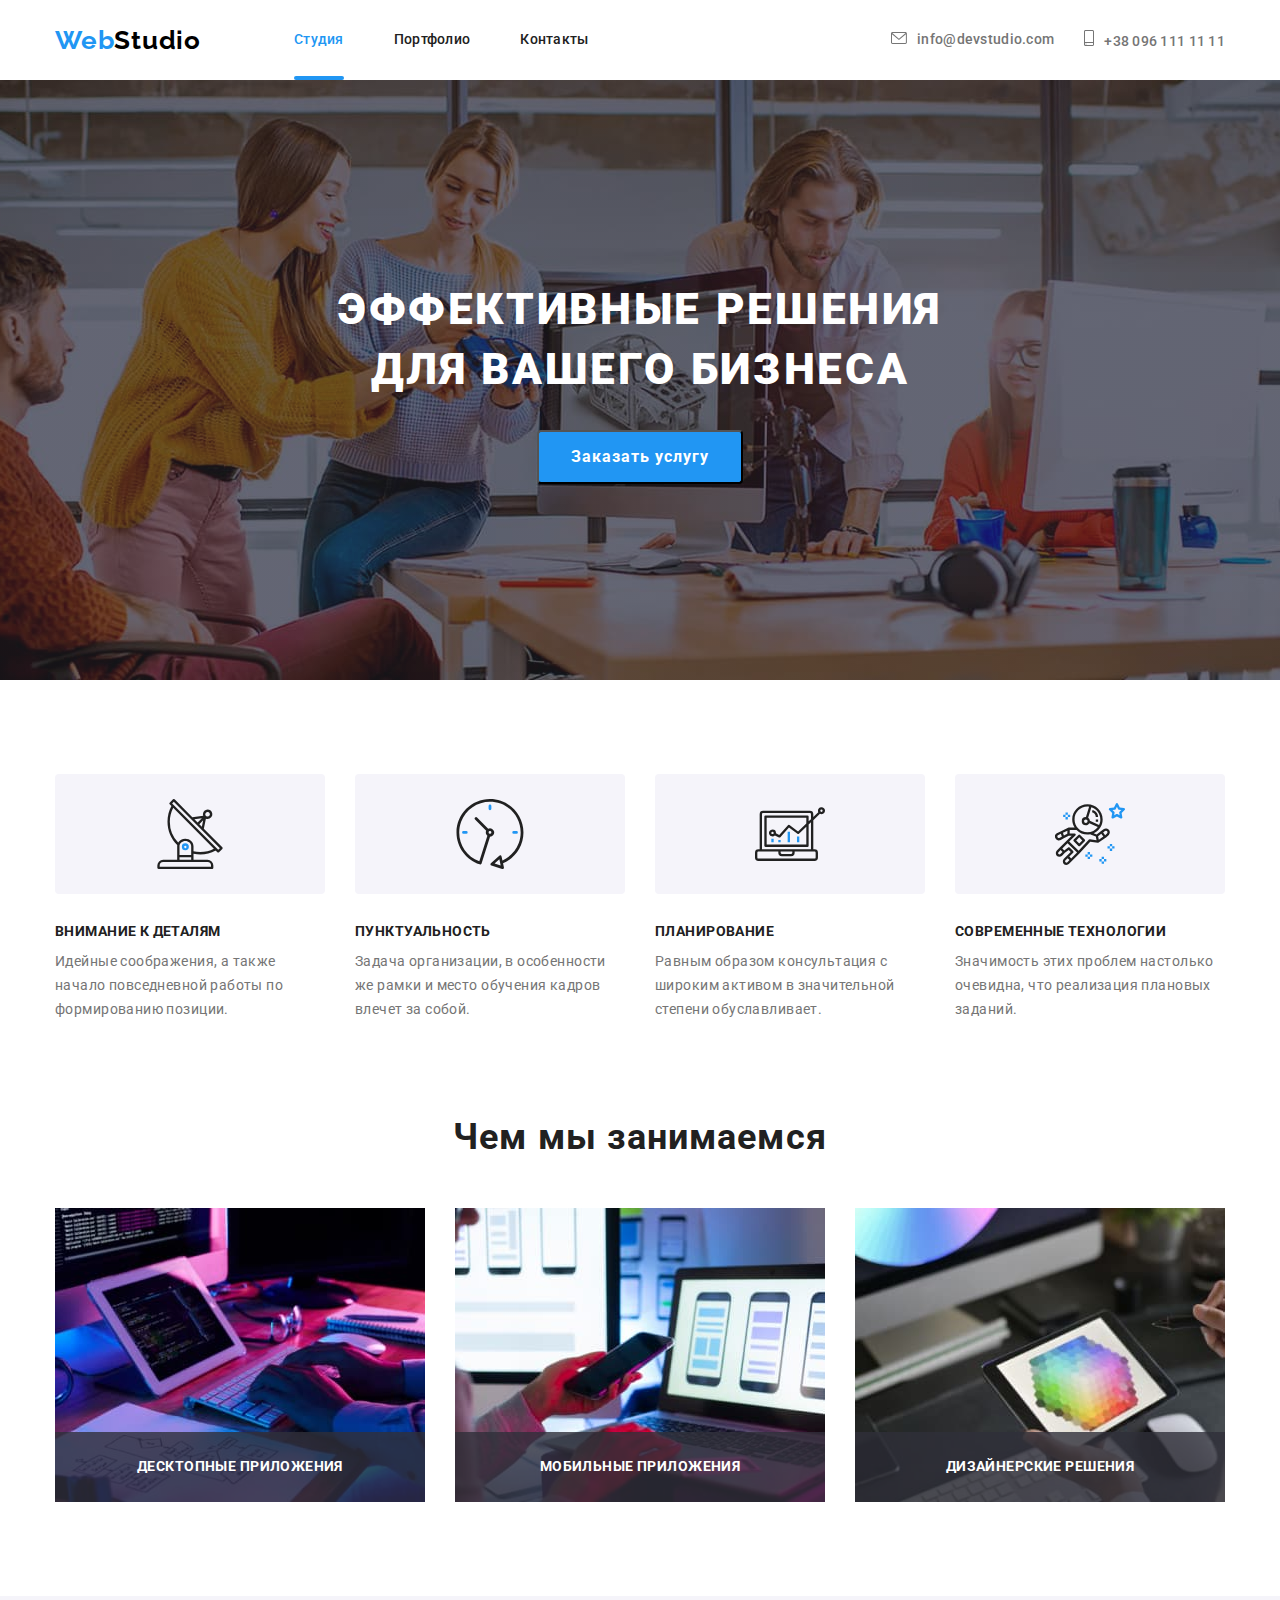
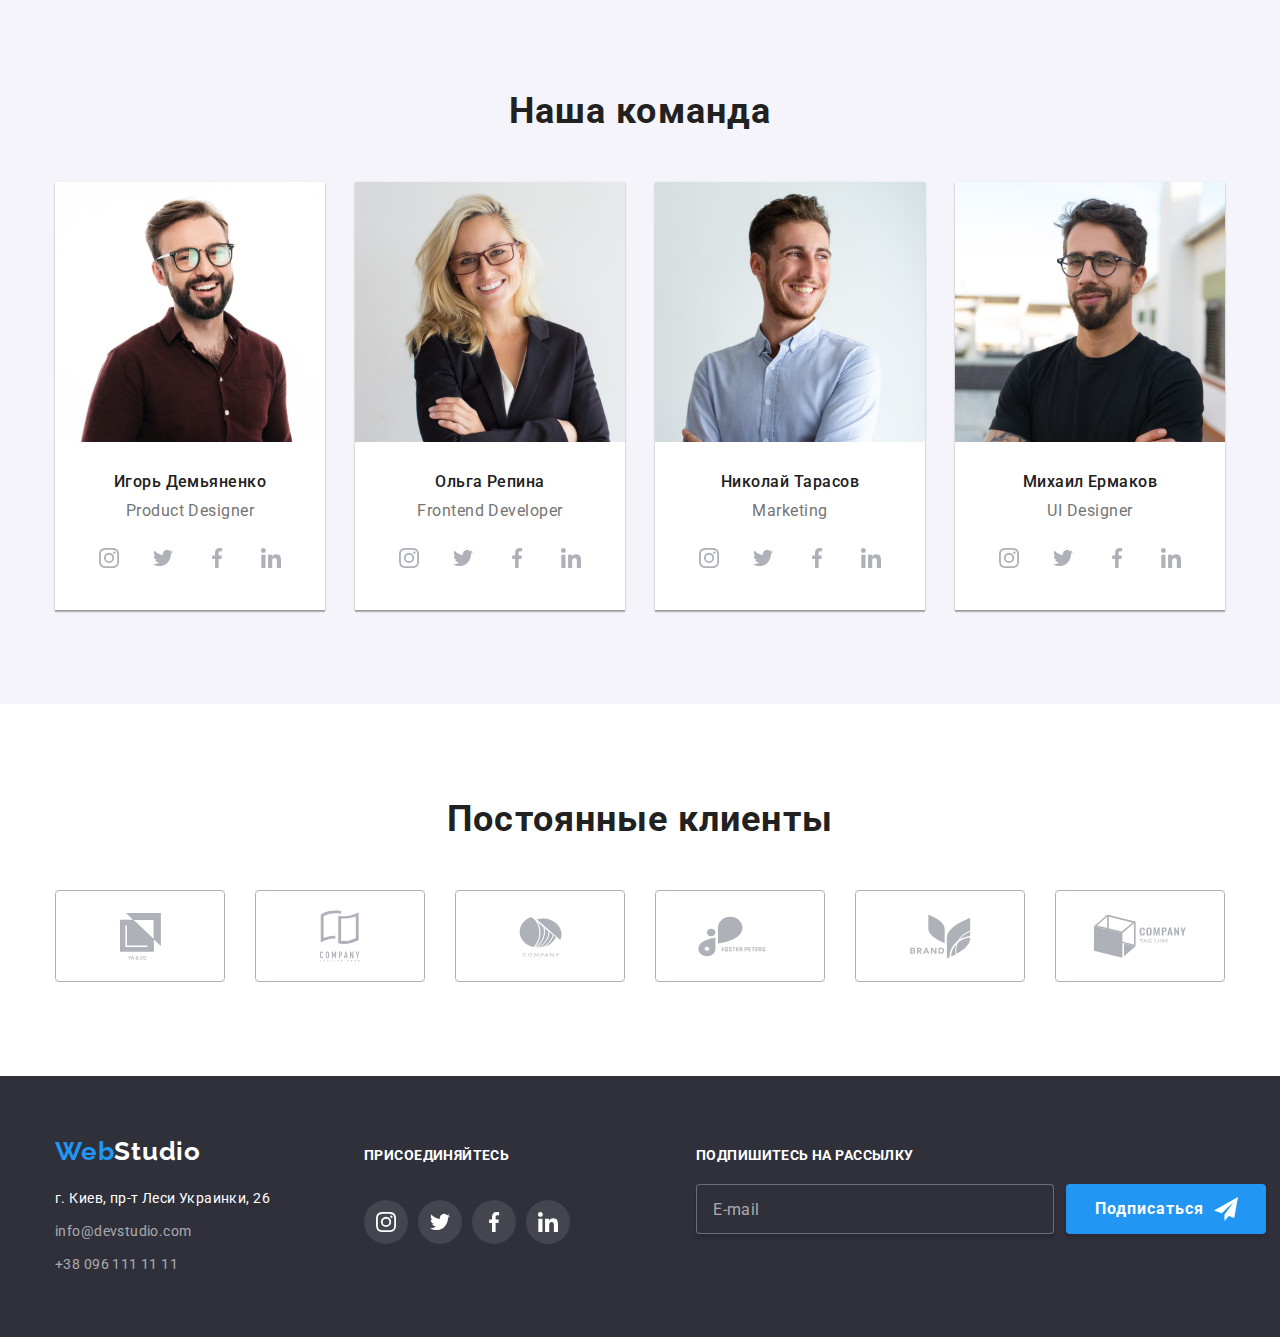
<file: index.html>
<!DOCTYPE html>
<html lang="ru">

<head>
    <meta charset="UTF-8">
    <meta http-equiv="X-UA-Compatible" content="IE=edge">
    <meta name="viewport" content="width=device-width, initial-scale=1.0">
    <link
        href="https://fonts.googleapis.com/css2?family=Raleway:wght@700&family=Roboto:wght@400;500;700;900&display=swap"
        rel="stylesheet" />
    <link rel="preconnect" href="https://fonts.gstatic.com">
    <link rel="stylesheet"
        href="https://cdnjs.cloudflare.com/ajax/libs/modern-normalize/1.1.0/modern-normalize.min.css" />
    <link rel="stylesheet" href="./css/main.min.css">
    <title>WebStudio</title>
</head>

<body>

    <!-- Шапка сайта -->
    <header class="header">
        <div class="container">
            <div class="container-nav">
                <nav class="navigation">
                    <a class="logo link" href="./index.html"><span class="logo--span">Web</span>Studio</a>
                    <ul class="menu-list list">
                        <li class="menu-item"><a class="menu-link link current" href="./index.html">Студия</a></li>
                        <li class="menu-item"><a class="menu-link link" href="./portfolio.html">Портфолио</a></li>
                        <li class="menu-item"><a class="menu-link link" href="">Контакты</a></li>
                    </ul>
                </nav>
                <ul class="auth-nav list">
                    <li class="auth-nav__item">
                        <a class="auth-nav__link link" href="mailto:info@devstudio.com"><svg class="nav-svg" width="16"
                                height="12">
                                <use href="./images/sprite.svg#icon-mail"></use>
                            </svg>info@devstudio.com</a>
                    </li>

                    <li class="auth-nav__item"><a class="auth-nav__link link" href="tel:+380961111111"><svg class="nav-svg"
                                width="10" height="16">
                                <use href="./images/sprite.svg#icon-smartphone"></use>
                            </svg>+38 096 111 11 11</a></li>

                </ul>
            </div>

        </div>
    </header>
    <main>
        <!-- Герой -->

        <section class="section hero">
            <div class="container">
                <h1 class="hero__title">Эффективные решения<br /> для вашего бизнеса</h1>
                <button class="modal-button" type="button" data-modal-open>Заказать услугу</button>
            </div>
        </section>

        <!-- Преимущества -->
        <section class="section advantages">
            <div class="container">
                <h2 class="visually-hidden">Преимущества</h2>
                <ul class="feature-list list">
                    <li class="feature-list__item">
                        <div class="feature-list__feature">
                            <svg class="feature-list__svg" width="70" height="70">
                                <use href="./images/sprite.svg#icon-antenna"></use>
                            </svg>
                        </div>
                        <h3 class="feature-list__title">Внимание к деталям</h3>
                        <p class="feature-list__description">
                            Идейные соображения, а также
                            начало повседневной работы по
                            формированию позиции.
                        </p>
                    </li>
                    <li class="feature-list__item">
                        <div class="feature-list__feature">
                            <svg class="feature-list__svg" width="70" height="70">
                                <use href="./images/sprite.svg#icon-clock"></use>
                            </svg>
                        </div>
                        <h3 class="feature-list__title">Пунктуальность</h3>
                        <p class="feature-list__description">
                            Задача организации, в особенности
                            же рамки и место обучения кадров
                            влечет за собой.
                        </p>
                    </li>
                    <li class="feature-list__item">
                        <div class="feature-list__feature">
                            <svg class="feature-list__svg" width="70" height="70">
                                <use href="./images/sprite.svg#icon-diagram"></use>
                            </svg>
                        </div>
                        <h3 class="feature-list__title">Планирование</h3>
                        <p class="feature-list__description">
                            Равным образом консультация с
                            широким активом в значительной
                            cтепени обуславливает.
                        </p>
                    </li>
                    <li class="feature-list__item">
                        <div class="feature-list__feature">
                            <svg class="feature-list__svg" width="70" height="70">
                                <use href="./images/sprite.svg#icon-astronaut"></use>
                            </svg>
                        </div>
                        <h3 class="feature-list__title">Современные технологии</h3>
                        <p class="feature-list__description">
                            Значимость этих проблем настолько
                            очевидна, что реализация плановых
                            заданий.
                        </p>
                    </li>
                </ul>

            </div>
        </section>


        <!-- Чем мы занимаемся -->

        <section class="section promo">
            <div class="container">
                <h2 class="promo-title">Чем мы занимаемся</h2>

                <ul class="promo-link-list list">
                    <li class="promo-link-list-item">
                        <div class="promo-div">
                            <img src="./images/img.jpg" alt="Пишет код" width="370" height="294" />
                            <p class="promo-text"> Десктопные приложения </p>
                        </div>
                    </li>
                    <li class="promo-link-list-item">
                        <div class="promo-div">
                            <img src="./images/img-1.jpg" alt="Создает дизайн" width="370" height="294" />
                            <p class="promo-text">Мобильные приложения</p>
                        </div>
                    </li>
                    <li class="promo-link-list-item">
                        <div class="promo-div">
                            <img src="./images/img-2.jpg" alt="Тестирует игру" width="370" height="294" />
                            <p class="promo-text">Дизайнерские решения</p>
                        </div>
                    </li>
                </ul>
            </div>
        </section>

        <!-- Наша команда -->

        <section class="section team">
            <div class="container">
                <h2 class="team-title">Наша команда</h2>

                <ul class="team-link-list list">
                    <li class="team-link-list-item">
                        <a class="team-link-list-link link" href=""><img src="./images/img-3.jpg" alt="Игорь Демьяненко"
                                width="270" height="260" /></a>
                        <div class="team-div">
                            <h3 class="team-subtitle">Игорь Демьяненко</h3>
                            <p class="profession" lang="en">Product Designer</p>

                            <ul class="social">

                                <li class="social__list">
                                    <a class="social__link" href="">
                                        <svg class="social__svg" width="20" height="20">
                                            <use href="./images/sprite.svg#icon-instagram"></use>
                                        </svg>
                                    </a>
                                </li>

                                <li class="social__list">
                                    <a class="social__link" href="">
                                        <svg class="social__svg" width="20" height="20">
                                            <use href="./images/sprite.svg#icon-twitter"></use>
                                        </svg>
                                    </a>
                                </li>
                                <li class="social__list">
                                    <a class="social__link" href="">
                                        <svg class="social__svg" width="20" height="20">
                                            <use href="./images/sprite.svg#icon-facebook"></use>
                                        </svg>
                                    </a>
                                </li>
                                <li class="social__list">
                                    <a class="social__link last" href="">
                                        <svg class="social__svg" width="20" height="20">
                                            <use href="./images/sprite.svg#icon-linkedin"></use>
                                        </svg>
                                    </a>
                                </li>
                            </ul>
                        </div>
                    </li>
                    <li class="team-link-list-item">
                        <a class="team-link-list-link link" href=""><img src="./images/img-4.jpg" alt="Ольга Репина"
                                width="270" height="260" /></a>
                        <div class="team-div">
                            <h3 class="team-subtitle">Ольга Репина</h3>
                            <p class="profession" lang="en">Frontend Developer</p>
                            <ul class="social">
                                <li class="social__list">
                                    <a class="social__link" href="">
                                        <svg class="social__svg" width="20" height="20">
                                            <use href="./images/sprite.svg#icon-instagram"></use>
                                        </svg>
                                    </a>
                                </li>
                                <li class="social__list">
                                    <a class="social__link" href="">
                                        <svg class="social__svg" width="20" height="20">
                                            <use href="./images/sprite.svg#icon-twitter"></use>
                                        </svg>
                                    </a>
                                </li>
                                <li class="social__list">
                                    <a class="social__link" href="">
                                        <svg class="social__svg" width="20" height="20">
                                            <use href="./images/sprite.svg#icon-facebook"></use>
                                        </svg>
                                    </a>
                                </li>
                                <li class="social__list">
                                    <a class="social__link last" href="">
                                        <svg class="social__svg" width="20" height="20">
                                            <use href="./images/sprite.svg#icon-linkedin"></use>
                                        </svg>
                                    </a>
                                </li>
                            </ul>
                        </div>
                    </li>
                    <li class="team-link-list-item">
                        <a class="team-link-list-link link" href=""><img src="./images/img-5.jpg" alt="Николай Тарасов"
                                width="270" height="260" /></a>
                        <div class="team-div">
                            <h3 class="team-subtitle">Николай Тарасов</h3>
                            <p class="profession" lang="en">Marketing</p>
                            <ul class="social">
                                <li class="social__list">
                                    <a class="social__link" href="">
                                        <svg class="social__svg" width="20" height="20">
                                            <use href="./images/sprite.svg#icon-instagram"></use>
                                        </svg>
                                    </a>
                                </li>
                                <li class="social__list">
                                    <a class="social__link" href="">
                                        <svg class="social__svg" width="20" height="20">
                                            <use href="./images/sprite.svg#icon-twitter"></use>
                                        </svg>
                                    </a>
                                </li>
                                <li class="social__list">
                                    <a class="social__link" href="">
                                        <svg class="social__svg" width="20" height="20">
                                            <use href="./images/sprite.svg#icon-facebook"></use>
                                        </svg>
                                    </a>
                                </li>
                                <li class="social__list">
                                    <a class="social__link last" href="">
                                        <svg class="social__svg" width="20" height="20">
                                            <use href="./images/sprite.svg#icon-linkedin"></use>
                                        </svg>
                                    </a>
                                </li>
                            </ul>
                        </div>
                    </li>
                    <li class="team-link-list-item">
                        <a class="team-link-list-link link" href=""><img src="./images/img-6.jpg" alt="Михаил Ермаков"
                                width="270" height="260" /></a>
                        <div class="team-div">
                            <h3 class="team-subtitle">Михаил Ермаков</h3>
                            <p class="profession" lang="en">UI Designer</p>
                            <ul class="social">
                                <li class="social__list">
                                    <a class="social__link" href="">
                                        <svg class="social__svg" width="20" height="20">
                                            <use href="./images/sprite.svg#icon-instagram"></use>
                                        </svg>
                                    </a>
                                </li>
                                <li class="social__list">
                                    <a class="social__link" href="">
                                        <svg class="social__svg" width="20" height="20">
                                            <use href="./images/sprite.svg#icon-twitter"></use>
                                        </svg>
                                    </a>
                                </li>
                                <li class="social__list">
                                    <a class="social__link" href="">
                                        <svg class="social__svg" width="20" height="20">
                                            <use href="./images/sprite.svg#icon-facebook"></use>
                                        </svg>
                                    </a>
                                </li>
                                <li class="social__list">
                                    <a class="social__link last" href="">
                                        <svg class="social__svg" width="20" height="20">
                                            <use href="./images/sprite.svg#icon-linkedin"></use>
                                        </svg>
                                    </a>
                                </li>
                            </ul>
                        </div>
                    </li>
                </ul>
            </div>
        </section>
        <!-- ПОСТОЯННЫЕ КЛИЕНТЫ -->
        <section class="section clients">
            <div class="container">
                <h2 class="clients-title">Постоянные клиенты</h2>
                <ul class="clients-list">
                    <li class="clients-item">
                        <a class="clients-link" href="">
                            <svg class="clients-svg" width="41" height="47">
                                <use href="./images/sprite.svg#icon-group"></use>
                            </svg>
                        </a>
                    </li>
                    <li class="clients-item">
                        <a class="clients-link" href="">
                            <svg class="clients-svg" width="40" height="52">
                                <use href="./images/sprite.svg#icon-group1"></use>
                            </svg>
                        </a>
                    </li>
                    <li class="clients-item">
                        <a class="clients-link" href="">
                            <svg class="clients-svg" width="43" height="41">
                                <use href="./images/sprite.svg#icon-group2"></use>
                            </svg>
                        </a>
                    </li>
                    <li class="clients-item">
                        <a class="clients-link" href="">
                            <svg class="clients-svg" width="84" height="41">
                                <use href="./images/sprite.svg#icon-group3"></use>
                            </svg>
                        </a>
                    </li>
                    <li class="clients-item">
                        <a class="clients-link" href="">
                            <svg class="clients-svg" width="63" height="45">
                                <use href="./images/sprite.svg#icon-group4"></use>
                            </svg>
                        </a>
                    </li>
                    <li class="clients-item">
                        <a class="clients-link" href="">
                            <svg class="clients-svg" width="94" height="44">
                                <use href="./images/sprite.svg#icon-group5"></use>
                            </svg>
                        </a>
                    </li>
                </ul>
            </div>
    </main>
    <!-- Футер -->
    <footer class="footer">
        <div class="container">
            <!-- <div class="footer-blok"> -->
            <div class="footer__blok">
                <div class="footer__address-blok">
                    <a class="logo futer-logo" href="./index.html"><span class="logo--span">Web</span>Studio</a>
                    <address class="address">
                        <ul class="footer__address-list list">
                    
                            <li class="footer__adrress-list-item">
                                <a class="footer__address-list-link link" href="https://goo.gl/maps/vD9bHyXzmeHu5Eb17" target="_blank"
                                    rel="noopener noreferrer" class="link">
                                    г. Киев, пр-т Леси Украинки, 26</a>
                            </li>
                            <li class="footer__list-item">
                                <a class="footer__contacts-list-link link" href="mailto:info@devstudio.com"
                                    class="link contacts">info@devstudio.com</a><br />
                            </li>
                            <li class="footer__list-item">
                                <a class="footer__contacts-list-link link" href="tel:+380961111111" class="link contacts">+38
                                    096 111 11
                                    11</a>
                            </li>
                    
                        </ul>
                    
                    </address>
                </div>
                <div class="footer__invitation-blok">
                    <p class="footer__invitation">Присоединяйтесь</p>
                    <ul class="social network">
                        <li class="social__list">
                            <a class="social__link network__link" href="">
                                <svg class="social__svg network__svg" width="20" height="20">
                                    <use href="./images/sprite.svg#icon-instagram"></use>
                                </svg>
                            </a>
                        </li>
                        <li class="social__list">
                            <a class="social__link network__link " href="">
                                <svg class="social__svg network__svg" width="20" height="20">
                                    <use href="./images/sprite.svg#icon-twitter"></use>
                                </svg>
                            </a>
                        </li>
                        <li class="social__list ">
                            <a class="social__link network__link" href="">
                                <svg class="social__svg network__svg" width="20" height="20">
                                    <use href="./images/sprite.svg#icon-facebook"></use>
                                </svg>
                            </a>
                        </li>
                        <li class="social__list">
                            <a class="social__link network__link" href="">
                                <svg class="social__svg network__svg" width="20" height="20">
                                    <use href="./images/sprite.svg#icon-linkedin"></use>
                                </svg>
                            </a>
                        </li>

                    </ul>
                </div>
                <!-- -Subscription-form- -->
                <form class="subscription-form" autocomplete="off">
                    <div class="subscription-blok">
                        <label for="e-mail" class="subscription-blok__label">ПОДПИШИТЕСЬ НА РАССЫЛКУ</label>
                        <div class="subscription-blok__cell">
                            <input class="subscription-blok__input" type="email" name="email" id="e-mail" placeholder="E-mail" />
                            <button class="subscription-blok__button" type="submit">
                                Подписаться
                                <div class="subscription-blok__icon">
                                    <svg width="24" height="24">
                                        <use href="./images/sprite.svg#icon-icon-send"></use>
                                    </svg>
                                </div>
                            </button>

                        </div>
                    </div>
                </form>
            </div>
        </div>
    </footer>
    <!-------------------- МОДАЛЬНОЕ ОКНО---------- -->
    <div class="backdrop is-hidden" data-modal>
        <div class="modal">
            <button class="close-button" data-modal-close>
                <svg class="close-svg" width="11" height="11">
                    <use href="./images/sprite.svg#icon-close"></use>
                </svg>
            </button>
            <!----------Оформление формы модального окна--------- -->

            <form class="contact-form" action="#">
                <p class="form-head">Оставьте свои данные, мы вам перезвоним</p>
                <label class="form-label">
                    Имя
                    <span class="modal-form-input-wrapper">
                        <input type="text" class="contact-form-input" name="user-name" minlength="2"
                            pattern="[a-zA-Zа-яёА-ЯЁ]+" title="Имя должно содержать символы кирилицы или латиницы"
                            required>
                        <svg class="form-icon" width="18" height="18">
                            <use href="./images/sprite.svg#icon-person"></use>
                        </svg>
                    </span>
                </label>

                <label class="form-label">
                    Телефон
                    <span class="modal-form-input-wrapper">
                        <input type="tel" class="contact-form-input" name="user-phone"
                            pattern="[0-9]{3}-[0-9]{3}-[0-9]{2}-[0-9]{2}" title="096-000-00-00" required>
                        <svg class="form-icon" width="18" height="18">
                            <use href="./images/sprite.svg#icon-phone-black"></use>
                        </svg>
                    </span>
                </label>

                <label class="form-label">
                    Почта
                    <span class="modal-form-input-wrapper">
                        <input type="email" class="contact-form-input" name=" user-email" required>
                        <svg class="form-icon" width="18" height="18">
                            <use href="./images/sprite.svg#icon-email-black"></use>
                        </svg>
                    </span>
                </label>

                <label class="form-label">
                    Комментарий
                    <textarea class="contact-form-message" name="user-message" placeholder="Введите текст"></textarea>
                </label>

                <!-------------------- checkbox------------- -->
                <label for="consent" class="checkbox-label">
                    <input class="modal-checkbox visually-hidden" type="checkbox" name="consent" value=" consent"
                        id="consent" required />
                    <span class="checkbox-icon"></span>
                    <span class="consent-span"> Соглашаюсь с рассылкой и принимаю
                        <a class="conditions-link" href="#">Условия договора</a>
                    </span>
                </label>

                <button class="submit-button" type="submit">Отправить</button>
            </form>

        </div>
    </div>
    <script src="./js/modal.js"></script>
</body>

</html>
</file>
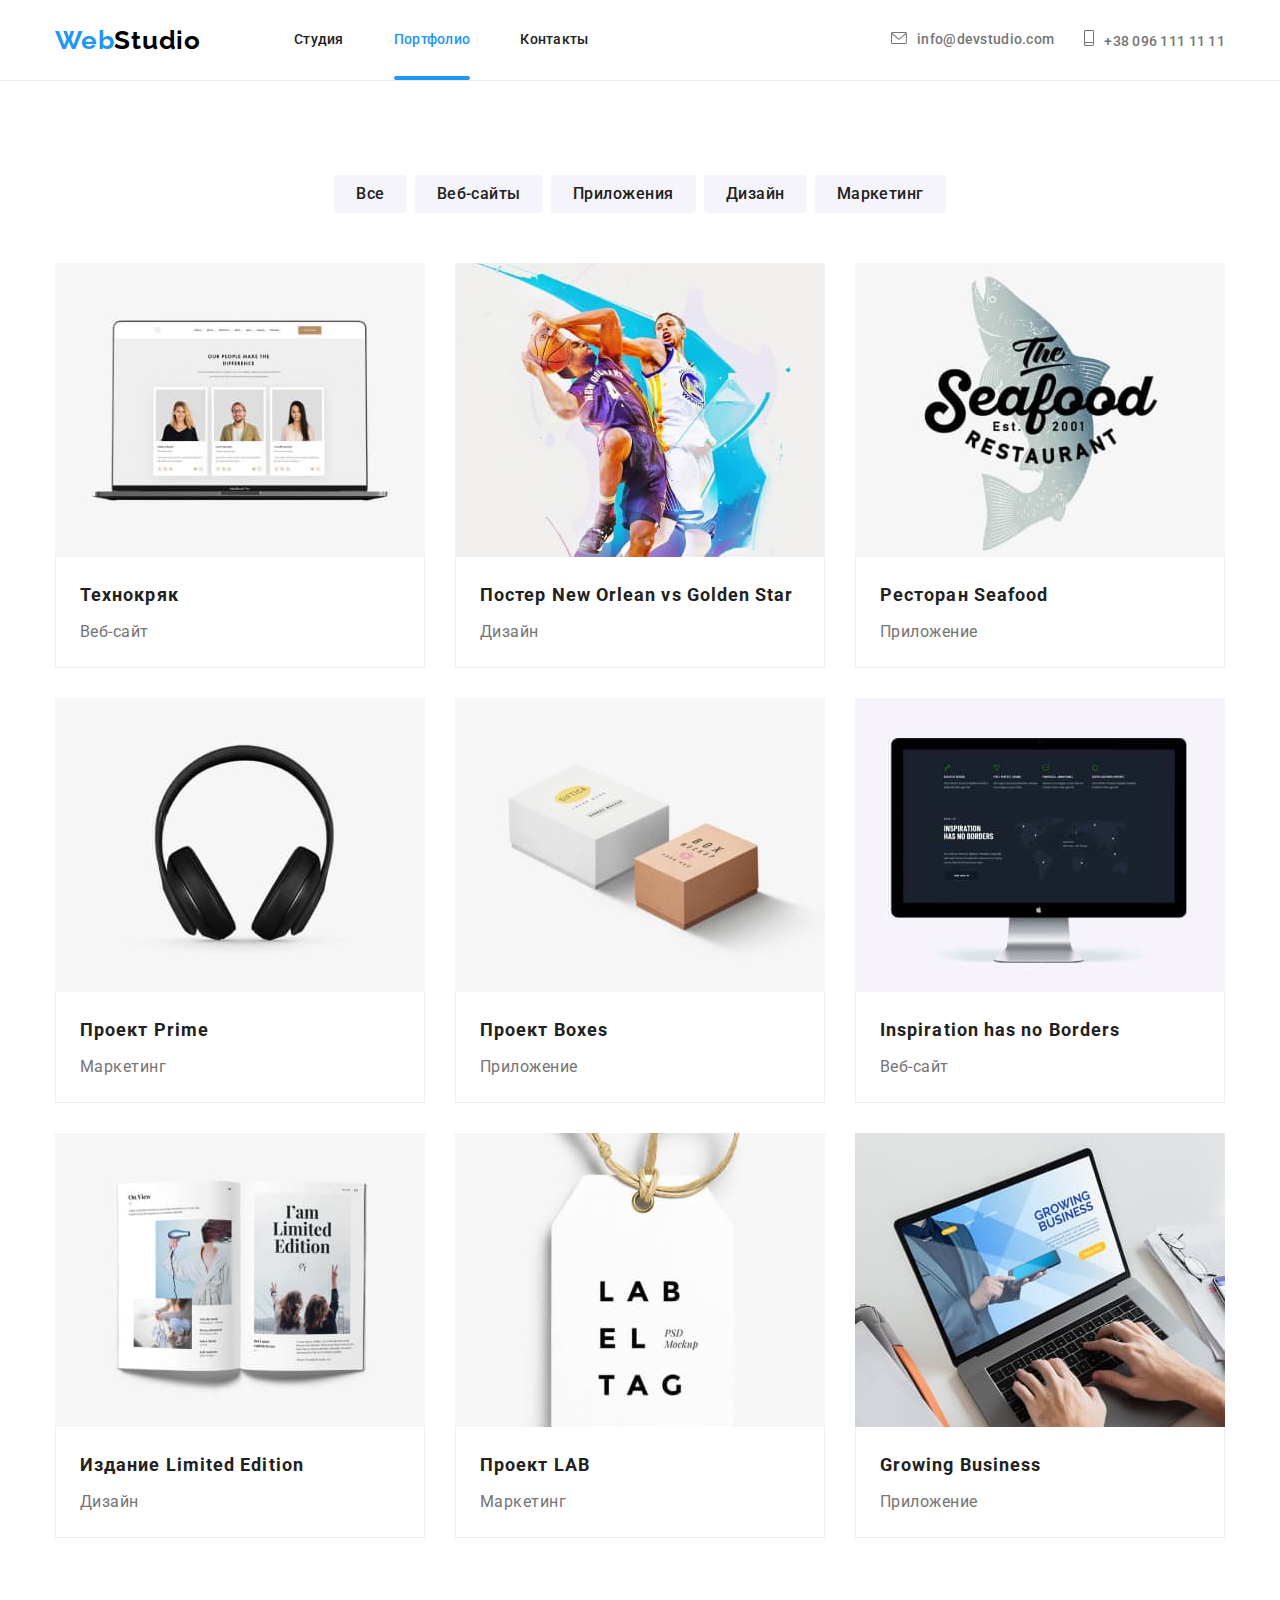
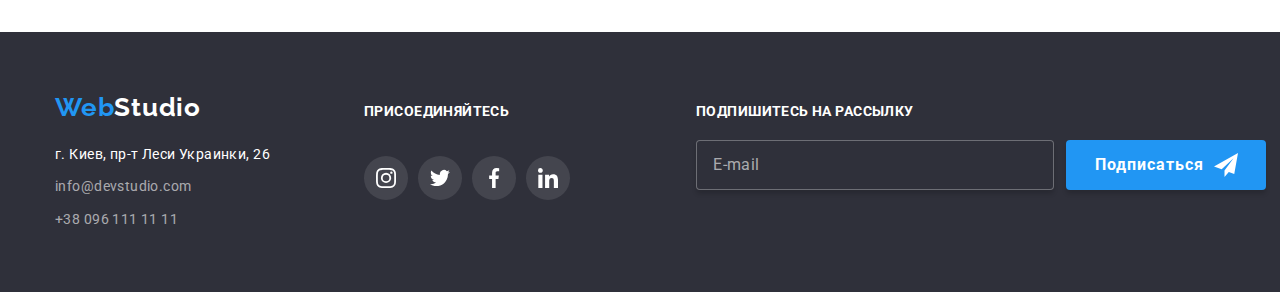
<file: portfolio.html>
<!DOCTYPE html>
<html lang="ru">

<head>
    <meta charset="UTF-8">
    <meta http-equiv="X-UA-Compatible" content="IE=edge">
    <meta name="viewport" content="width=device-width, initial-scale=1.0">
    <link
        href="https://fonts.googleapis.com/css2?family=Raleway:wght@700&family=Roboto:wght@400;500;700;900&display=swap"
        rel="stylesheet" />
    <link rel="preconnect" href="https://fonts.gstatic.com">
    <link rel="stylesheet"
        href="https://cdnjs.cloudflare.com/ajax/libs/modern-normalize/1.1.0/modern-normalize.min.css" />
    <link rel="stylesheet" href="./css/main.min.css">
    <title>Portfolio</title>
</head>

<body>
    <!-- Шапка сайта -->
    <header class="header portfolio-header">
        <div class="container">
            <div class="container-nav">
                <nav class="navigation">
                    <a class="logo link" href="./index.html"><span class="logo--span">Web</span>Studio</a>
                    <ul class="menu-list list">
                        <li class="menu-item"><a class="menu-link link" href="./index.html">Студия</a></li>
                        <li class="menu-item"><a class="menu-link link current" href="./portfolio.html">Портфолио</a>
                        </li>
                        <li class="menu-item"><a class="menu-link link" href="">Контакты</a></li>
                    </ul>
                </nav>
                <ul class="auth-nav list">
                    <li class="auth-nav__item">
                        <a class="auth-nav__link link" href="mailto:info@devstudio.com"><svg class="nav-svg" width="16"
                                height="12">
                                <use href="./images/sprite.svg#icon-mail"></use>
                            </svg>info@devstudio.com</a>
                    </li>

                    <li class="auth-nav__item"><a class="auth-nav__link link" href="tel:+380961111111"><svg class="nav-svg"
                                width="10" height="16">
                                <use href="./images/sprite.svg#icon-smartphone"></use>
                            </svg>+38 096 111 11 11</a></li>
                </ul>
            </div>

        </div>
    </header>
    <main>
        <!--Портфолио-->
        <section class="section portfolio">
            <div class="container">

                <h1 class="portfolio-title visually-hidden">Портфолио</h1>
                <nav class="button-navigation">
                    <ul class="button-nav list">
                        <li class="button-nav-item"><button class="nav-button" type="button">Все</button></li>
                        <li class="button-nav-item"><button class="nav-button" type="button">Веб-сайты</button></li>
                        <li class="button-nav-item"><button class="nav-button" type="button">Приложения</button></li>
                        <li class="button-nav-item"><button class="nav-button" type="button">Дизайн</button></li>
                        <li class="button-nav-item"><button class="nav-button" type="button">Маркетинг</button></li>
                    </ul>
                </nav>
                <ul class="work-list list">
                    <li class="work-list-item">
                        <a class="work-list-link link" href="">
                            <div class="work-thumd"><img class="work-img" src="./images/img-7.jpg"
                                    alt="Веб сайт в ноутбуке" width="370" height="294" />
                                <p class="work-description">Технокряк это современная площадка распространения
                                    коронавируса.
                                    Компании используют эту платформу для цифрового
                                    шпионажа и атак на защищённые сервера конкурентов.</p>
                            </div>
                        </a>
                        <div class="border-list">
                            <h2 class="work-list-title">Технокряк</h2>
                            <p class="work-list-text">Веб-сайт</p>
                        </div>
                    </li>
                    <li class="work-list-item">
                        <a class="work-list-link link" href="">
                            <div class="work-thumd"><img src="./images/img-8.jpg" alt="Баскетболисты на постере"
                                    width="370" height="294" />
                                <p class="work-description">Технокряк это современная площадка распространения
                                    коронавируса.
                                    Компании используют эту платформу для цифрового
                                    шпионажа и атак на защищённые сервера конкурентов.</p>
                            </div>
                        </a>
                        <div class="border-list">
                            <h2 class="work-list-title">Постер New Orlean vs Golden Star</h2>
                            <p class="work-list-text">Дизайн</p>
                        </div>
                    </li>
                    <li class="work-list-item">
                        <a class="work-list-link link" href="">
                            <div class="work-thumd"><img src="./images/img-9.jpg" alt="Логотип ресторана в виде рыбы"
                                    width="370" height="294" />
                                <p class="work-description">Технокряк это современная площадка распространения
                                    коронавируса.
                                    Компании используют эту платформу для цифрового
                                    шпионажа и атак на защищённые сервера конкурентов.</p>
                            </div>
                        </a>
                        <div class="border-list">
                            <h2 class="work-list-title">Ресторан Seafood</h2>
                            <p class="work-list-text">Приложение</p>
                        </div>
                    </li>
                    <li class="work-list-item">
                        <a class="work-list-link link" href="">
                            <div class="work-thumd"><img src="./images/img-10.jpg" alt="Наушники" width="370"
                                    height="294" />
                                <p class="work-description">Технокряк это современная площадка распространения
                                    коронавируса.
                                    Компании используют эту платформу для цифрового
                                    шпионажа и атак на защищённые сервера конкурентов.</p>
                            </div>
                        </a>
                        <div class="border-list">
                            <h2 class="work-list-title">Проект Prime</h2>
                            <p class="work-list-text">Маркетинг</p>
                        </div>
                    </li>
                    <li class="work-list-item">
                        <a class="work-list-link link" href="">
                            <div class="work-thumd"><img src="./images/img-11.jpg" alt="Две коробки" width="370"
                                    height="294" />
                                <p class="work-description">Технокряк это современная площадка распространения
                                    коронавируса.
                                    Компании используют эту платформу для цифрового
                                    шпионажа и атак на защищённые сервера конкурентов.</p>
                            </div>
                        </a>
                        <div class="border-list">
                            <h2 class="work-list-title">Проект Boxes</h2>
                            <p class="work-list-text">Приложение</p>
                        </div>
                    </li>
                    <li class="work-list-item">
                        <a class="work-list-link link" href="">
                            <div class="work-thumd"><img src="./images/img-12.jpg" alt="Монитор с веб сайтом"
                                    width="370" height="294" />
                                <p class="work-description">Технокряк это современная площадка распространения
                                    коронавируса.
                                    Компании используют эту платформу для цифрового
                                    шпионажа и атак на защищённые сервера конкурентов.</p>
                            </div>
                        </a>
                        <div class="border-list">
                            <h2 class="work-list-title" lang="en">Inspiration has no Borders</h2>
                            <p class="work-list-text">Веб-сайт</p>
                        </div>
                    </li>
                    <li class="work-list-item">
                        <a class="work-list-link link" href="">
                            <div class="work-thumd"><img src="./images/img-13.jpg" alt="Книга" width="370"
                                    height="294" />
                                <p class="work-description">Технокряк это современная площадка распространения
                                    коронавируса.
                                    Компании используют эту платформу для цифрового
                                    шпионажа и атак на защищённые сервера конкурентов.</p>
                            </div>
                        </a>
                        <div class="border-list">
                            <h2 class="work-list-title">Издание Limited Edition</h2>
                            <p class="work-list-text">Дизайн</p>
                        </div>
                    </li>
                    <li class="work-list-item">
                        <a class="work-list-link link" href="">
                            <div class="work-thumd"><img src="./images/img-14.jpg" alt="Табличка с рекламой" width="370"
                                    height="294" />
                                <p class="work-description">Технокряк это современная площадка распространения
                                    коронавируса.
                                    Компании используют эту платформу для цифрового
                                    шпионажа и атак на защищённые сервера конкурентов.</p>
                            </div>
                        </a>
                        <div class="border-list">
                            <h2 class="work-list-title">Проект LAB</h2>
                            <p class="work-list-text">Маркетинг</p>
                        </div>
                    </li>
                    <li class="work-list-item">
                        <a class="work-list-link link" href="">
                            <div class="work-thumd"><img src="./images/img-15.jpg" alt="приложение в ноут буке"
                                    width="370" height="294" />
                                <p class="work-description">Технокряк это современная площадка распространения
                                    коронавируса.
                                    Компании используют эту платформу для цифрового
                                    шпионажа и атак на защищённые сервера конкурентов.</p>
                            </div>
                        </a>
                        <div class="border-list">
                            <h2 class="work-list-title" lang="en">Growing Business</h2>
                            <p class="work-list-text">Приложение</p>
                        </div>
                    </li>
                </ul>

            </div>
        </section>

    </main>
    <!-- Футер -->
    <footer class="footer">
        <div class="container">
            <!-- <div class="footer-blok"> -->
            <div class="footer__blok">
                <div class="footer__address-blok">
                    <a class="logo futer-logo" href="./index.html"><span class="logo--span">Web</span>Studio</a>
                    <address class="address">
                        <ul class="footer__address-list list">
    
                            <li class="footer__adrress-list-item">
                                <a class="footer__address-list-link link" href="https://goo.gl/maps/vD9bHyXzmeHu5Eb17"
                                    target="_blank" rel="noopener noreferrer" class="link">
                                    г. Киев, пр-т Леси Украинки, 26</a>
                            </li>
                            <li class="footer__list-item">
                                <a class="footer__contacts-list-link link" href="mailto:info@devstudio.com"
                                    class="link contacts">info@devstudio.com</a><br />
                            </li>
                            <li class="footer__list-item">
                                <a class="footer__contacts-list-link link" href="tel:+380961111111" class="link contacts">+38
                                    096 111 11
                                    11</a>
                            </li>
    
                        </ul>
    
                    </address>
                </div>
                <div class="footer__invitation-blok">
                    <p class="footer__invitation">Присоединяйтесь</p>
                    <ul class="social network">
                        <li class="social__list">
                            <a class="social__link network__link" href="">
                                <svg class="social__svg network__svg" width="20" height="20">
                                    <use href="./images/sprite.svg#icon-instagram"></use>
                                </svg>
                            </a>
                        </li>
                        <li class="social__list">
                            <a class="social__link network__link " href="">
                                <svg class="social__svg network__svg" width="20" height="20">
                                    <use href="./images/sprite.svg#icon-twitter"></use>
                                </svg>
                            </a>
                        </li>
                        <li class="social__list ">
                            <a class="social__link network__link" href="">
                                <svg class="social__svg network__svg" width="20" height="20">
                                    <use href="./images/sprite.svg#icon-facebook"></use>
                                </svg>
                            </a>
                        </li>
                        <li class="social__list">
                            <a class="social__link network__link" href="">
                                <svg class="social__svg network__svg" width="20" height="20">
                                    <use href="./images/sprite.svg#icon-linkedin"></use>
                                </svg>
                            </a>
                        </li>
    
                    </ul>
                </div>
                <!-- -Subscription-form- -->
                <form class="subscription-form" autocomplete="off">
                    <div class="subscription-blok">
                        <label for="e-mail" class="subscription-blok__label">ПОДПИШИТЕСЬ НА РАССЫЛКУ</label>
                        <div class="subscription-blok__cell">
                            <input class="subscription-blok__input" type="email" name="email" id="e-mail"
                                placeholder="E-mail" />
                            <button class="subscription-blok__button" type="submit">
                                Подписаться
                                <div class="subscription-blok__icon">
                                    <svg width="24" height="24">
                                        <use href="./images/sprite.svg#icon-icon-send"></use>
                                    </svg>
                                </div>
                            </button>
    
                        </div>
                    </div>
                </form>
            </div>
        </div>
    </footer>
</body>

</html>
</file>
<file: css/main.min.css>
:root{--main-font: "Roboto", sans-serif;--secondary-font: "Raleway", sans-serif;--primary-text-color: #757575;--title-text-color: #212121;--accent-color: #2196f3;--primary-white-color: #ffffff}.visually-hidden{position:absolute !important;clip:rect(1px 1px 1px 1px);clip:rect(1px, 1px, 1px, 1px);padding:0 !important;border:0 !important;height:1px !important;width:1px !important;overflow:hidden}h1,h2,h3,h4,h5,h6,p{margin-top:0;margin-bottom:0}ul,ol{padding:0;margin:0;list-style:none}img{display:block}.list{list-style:none}.link{text-decoration:none}.list{padding:0;margin:0;list-style:none}body{color:var(--primary-text-color);font-family:var(--main-font)}section{padding-top:94px;padding-bottom:94px}.container{width:1200px;margin:0 auto;padding-left:15px;padding-right:15px}.logo{font-family:var(--secondary-font);font-style:normal;color:#000000;font-weight:700;font-size:26px;line-height:1.19;letter-spacing:0.03em;margin-right:93px}.logo--span{color:var(--accent-color)}.futer-logo{display:block;color:var(--primary-white-color);text-decoration:none;margin-bottom:20px}.modal-button{color:var(--primary-white-color);font-weight:700;font-size:16px;line-height:1.87;letter-spacing:0.06em;align-items:center;text-align:center;border-radius:4px;background-color:var(--accent-color);cursor:pointer;padding:10px 32px}.backdrop{position:fixed;width:100%;height:100%;top:0;left:0;opacity:1;background-color:rgba(0,0,0,0.2);transition:opacity 250ms cubic-bezier(0.4, 0, 0.2, 1)}.backdrop.is-hidden{opacity:0;pointer-events:none;visibility:hidden}.modal{position:absolute;width:528px;height:581px;top:50%;left:50%;padding:8px;border-radius:4px;background-color:var(--primary-white-color);transform:translate(-50%, -50%) scale(1);transition:transform 250ms cubic-bezier(0.4, 0, 0.2, 1)}.backdrop.is-hidden .modal{transform:translate(-50%, -50%) scale(0.5)}.close-button{display:block;width:30px;height:30px;margin-left:auto;align-items:center;text-align:center;border-radius:50%;border:1px solid rgba(0,0,0,0.1);background-color:var(--primary-white-color);cursor:pointer}.close-button:hover,.close-button:focus{color:var(--accent-color)}.close-svg{fill:currentColor;transition:color 250ms cubic-bezier(0.4, 0, 0.2, 1)}.contact-form{display:flex;flex-direction:column;width:448px;margin:0 auto}.form-head{font-weight:700;font-size:20px;line-height:1.15;text-align:center;font-style:normal;letter-spacing:0.03em;color:var(--title-text-color);margin-bottom:12px}.form-label{font-weight:400;font-size:12px;line-height:1.17;font-style:normal;letter-spacing:0.01em;color:var(--primary-text-color);margin-bottom:10px}.modal-form-input-wrapper{position:relative;display:block;margin-top:4px}.contact-form-input{width:100%;height:40px;border:1px solid rgba(33,33,33,0.2);box-sizing:border-box;border-radius:4px;padding-left:42px;transition:border-color 250ms cubic-bezier(0.4, 0, 0.2, 1)}.contact-form-input:focus{border-color:var(--accent-color);outline:none}.form-icon{position:absolute;top:50%;left:12px;transform:translateY(-50%);display:block;fill:var(--title-text-color);transition:fill 250ms cubic-bezier(0.4, 0, 0.2, 1)}.contact-form-input:focus+.form-icon{fill:var(--accent-color)}.contact-form-message{width:100%;height:120px;margin-top:4px;border:1px solid rgba(33,33,33,0.2);border-radius:4px;box-sizing:border-box;outline:none;padding:12px 16px;resize:none;transition:border-color 250ms cubic-bezier(0.4, 0, 0.2, 1)}.contact-form-message::placeholder{font-weight:400;font-size:12px;line-height:1.17;letter-spacing:0.01em;color:rgba(117,117,117,0.5);font-style:normal;font-weight:normal}.contact-form-message:focus{outline:none;border-color:var(--accent-color)}.checkbox-label{margin-top:20px;font-weight:400;font-size:14px;line-height:1.71;letter-spacing:0.03em;color:var(--primary-text-color);cursor:pointer}.checkbox-icon{display:inline-block;width:16px;height:15px;margin-left:12px;margin-right:8px;border-radius:2px;border:2px solid var(--title-text-color);transition:transform 250ms cubic-bezier(0.4, 0, 0.2, 1)}.modal-checkbox:checked+.checkbox-icon{border-color:transparent;background-color:var(--accent-color);background-image:url("../images/icon-check.svg");background-origin:border-box;background-size:contain;border:0}.modal-checkbox:focus+.checkbox-icon{border-color:var(--accent-color)}.conditions-link{color:var(--accent-color)}.submit-button{display:block;margin:0 auto;width:200px;height:50px;font-weight:700;font-size:16px;line-height:1.87;color:var(--primary-white-color);letter-spacing:0.06em;background-color:var(--accent-color);border:none;box-shadow:0px 4px 4px rgba(0,0,0,0.15);border-radius:4px;cursor:pointer;margin-top:30px}.social{display:flex;align-items:center;padding-top:16px;fill:currentColor;margin-left:32px;margin-right:32px}.social__link{display:flex;width:44px;height:44px;border-radius:50%;justify-content:center;align-items:center;color:#afb1b8;margin-right:10px;transition:background-color 250ms cubic-bezier(0.4, 0, 0.2, 1)}.social__link:hover,.social__link:focus{color:var(--primary-white-color);background-color:var(--accent-color)}.social__svg{fill:currentColor;transition:fill 250ms cubic-bezier(0.4, 0, 0.2, 1)}.social__svg:hover,.social__svg:focus{fill:#ffffff}.last{margin-right:0px}.network{margin-left:0}.network__link{color:var(--primary-white-color);background-color:rgba(255,255,255,0.1);transition:color 250ms cubic-bezier(0.4, 0, 0.2, 1),background-color 250ms cubic-bezier(0.4, 0, 0.2, 1)}.network__link:hover,.network__link:focus{color:var(--primary-white-color);background-color:var(--accent-color)}.network__svg{fill:var(--primary-white-color)}.subscription-blok{display:flex;flex-direction:column;margin-left:84px}.subscription-blok__label{font-size:14px;font-weight:700;line-height:1.14;letter-spacing:0.03em;color:var(--primary-white-color);text-transform:uppercase;margin-bottom:20px}.subscription-blok__cell{display:flex}.subscription-blok__input{width:358px;height:50px;padding:0px;padding-left:16px;margin-right:12px;box-sizing:border-box;border:1px solid rgba(255,255,255,0.3);border-radius:4px;box-shadow:0px 4px 4px rgba(0,0,0,0.15);background-color:#2f303a;outline:none;font-style:normal;font-weight:normal;font-size:16px;line-height:1.25;letter-spacing:0.03em;color:var(--primary-white-color)}.subscription-blok__input::placeholder{color:rgba(255,255,255,0.6)}.subscription-blok__button{display:flex;justify-content:center;align-items:center;width:200px;height:50px;background-color:var(--accent-color);border:0px;box-shadow:0px 4px 4px rgba(0,0,0,0.15);border-radius:4px;padding-left:29px;padding-top:10px;padding-right:28px;padding-bottom:10px;font-style:normal;font-weight:700;font-size:16px;line-height:1.87;letter-spacing:0.06em;color:var(--primary-white-color);text-align:center;cursor:pointer}.subscription-blok__icon{display:flex;margin-left:10px;fill:var(--primary-white-color)}.portfolio-header{border-bottom:1px solid #ececec}.container-nav{display:flex;align-items:center}.navigation{display:flex;align-items:center}.menu-list{display:flex;align-items:center}.menu-list .menu-item:not(:last-child){margin-right:50px}.menu-link{display:block;color:var(--title-text-color);font-weight:500;font-size:14px;line-height:1.14;letter-spacing:0.02em;padding-top:32px;padding-bottom:32px;position:relative;transition:color 250ms cubic-bezier(0.4, 0, 0.2, 1)}.menu-link:hover,.menu-link:focus{color:var(--accent-color)}.current{color:var(--accent-color)}.current::after{content:"";position:absolute;bottom:0;left:0;display:block;width:100%;height:4px;border-radius:2px;background-color:var(--accent-color);transition:transform 250ms cubic-bezier(0.4, 0, 0.2, 1)}.auth-nav{display:flex;align-items:center;margin-left:auto}.auth-nav__item{align-items:center;justify-content:center;margin-left:30px}.auth-nav__item:first-child{margin-left:0px}.auth-nav__link{color:var(--primary-text-color);font-weight:500;font-size:14px;line-height:1.14;letter-spacing:0.02em;display:block;align-items:center;transition:color 250ms cubic-bezier(0.4, 0, 0.2, 1)}.auth-nav__link:hover,.auth-nav__lik:focus{color:var(--accent-color)}.auth-nav__link:hover,.auth-nav__lik:focus{fill:var(--accent-color)}.nav-svg{fill:currentColor;margin-right:10px;transition:fill 250ms cubic-bezier(0.4, 0, 0.2, 1)}.nav-svg .nav-svg:hover,.nav-svg .nav-svg:focus{fill:var(--accent-color)}.hero{background:#2f303a;text-align:center;padding-top:200px;padding-bottom:200px;max-width:1600px;height:600px;margin-left:auto;margin-right:auto;background-image:linear-gradient(rgba(47,48,58,0.4), rgba(47,48,58,0.4)),url("../images/hero.jpg");background-repeat:no-repeat;background-position:center;background-size:cover}.hero__title{color:var(--primary-white-color);font-weight:900;font-size:44px;line-height:1.36;letter-spacing:0.06em;text-transform:uppercase;text-align:center;margin-bottom:30px}.feature-list{display:flex;margin-left:-30px;margin-top:-30px}.feature-list__item{flex-basis:calc((100% - 120px) / 4);margin-left:30px;margin-top:30px}.feature-list__title{color:var(--title-text-color);font-weight:700;font-size:14px;line-height:1.14;letter-spacing:0.03em;text-transform:uppercase;margin-bottom:10px}.feature-list__description{font-size:14px;line-height:1.71;letter-spacing:0.03em}.feature-list__svg{background-repeat:no-repeat;background-position:center;background-size:cover}.feature-list__feature{display:flex;justify-content:center;align-items:center;width:270px;height:120px;background:#f5f4fa;border-radius:4px;margin-bottom:30px}.advantages{padding-bottom:0px}.promo-title{color:var(--title-text-color);font-weight:700;font-size:36px;line-height:1.17;text-align:center;letter-spacing:0.03em;margin-bottom:50px}.promo-link-list{display:flex;margin-left:-30px;margin-top:-30px}.promo-link-list-item{flex-basis:calc((100% - 90px) / 3);margin-left:30px;margin-top:30px}.promo-div{position:relative}.promo-text{color:var(--primary-white-color);font-weight:700;font-size:14px;line-height:1.14;text-align:center;letter-spacing:0.03em;text-transform:uppercase;position:absolute;bottom:0;left:0;margin:0px;width:100%;height:70px;display:flex;justify-content:center;align-items:center;background-color:rgba(47,48,58,0.8)}.team{background:#f5f4fa}.team-title{color:var(--title-text-color);font-weight:700;font-size:36px;line-height:1.17;text-align:center;letter-spacing:0.03em;margin-bottom:50px}.team-link-list{display:flex;margin-left:-30px;margin-top:-30px}.team-link-list-item{flex-basis:calc((100% - 120px) / 4);background-color:var(--primary-white-color);margin-left:30px;margin-top:30px;box-shadow:0px 1px 3px rgba(0,0,0,0.12),0px 1px 1px rgba(0,0,0,0.14),0px 2px 1px rgba(0,0,0,0.2)}.team-subtitle{color:var(--title-text-color);font-weight:500;font-size:16px;line-height:1.19;text-align:center;letter-spacing:0.03em;margin-bottom:10px}.team-div{padding-top:30px;padding-bottom:30px}.profession{font-size:16px;line-height:1.19;text-align:center;letter-spacing:0.03em}.clients-title{color:var(--title-text-color);font-weight:700;font-size:36px;line-height:1.17;text-align:center;letter-spacing:0.03em;margin-bottom:50px}.clients-list{display:flex;align-items:center;justify-content:space-between}.clients-link{display:flex;width:170px;height:92px;justify-content:center;align-items:center;border:1px solid #afb1b8;border-radius:4px;color:#afb1b8;transition:color 250ms cubic-bezier(0.4, 0, 0.2, 1),border 250ms cubic-bezier(0.4, 0, 0.2, 1)}.clients-link:hover,.clients-link:focus{color:var(--accent-color);border-color:var(--accent-color)}.clients-svg{fill:currentColor;transition:fill 250ms cubic-bezier(0.4, 0, 0.2, 1)}.clients-svg:hover,.clients-svg:focus{fill:var(--accent-color)}.footer{background-color:#2f303a;padding-top:60px;padding-bottom:60px}.footer__address-list-link{display:block;color:var(--primary-white-color);font-style:normal;font-size:14px;line-height:1.71;letter-spacing:0.03em;margin-bottom:9px;transition:color 250ms cubic-bezier(0.4, 0, 0.2, 1)}.footer__address-list-link:hover,.footer__address-list-link:focus{color:var(--accent-color)}.footer__contacts-list-link{color:rgba(255,255,255,0.6);font-weight:400;font-style:normal;font-size:14px;line-height:1.71;letter-spacing:0.03em;transition:color 250ms cubic-bezier(0.4, 0, 0.2, 1)}.footer__contacts-list-link:hover,.footer__contacts-list-link:focus{color:var(--accent-color)}.footer__list-item:not(:last-child){margin-bottom:9px}.footer__invitation{font-size:14px;font-weight:700;line-height:1.14;letter-spacing:0.03em;color:var(--primary-white-color);text-transform:uppercase;margin-bottom:20px}.footer__blok{display:flex;align-items:baseline}.footer__address-blok{display:block}.footer__invitation-blok{margin-left:70px}.button-nav{display:flex;align-items:center;margin-bottom:50px;justify-content:center}.button-nav .button-nav-item:not(:last-child){margin-right:8px}.nav-button{color:var(--title-text-color);background:#f5f4fa;font-weight:500;font-size:16px;line-height:1.62;text-align:center;letter-spacing:0.03em;cursor:pointer;border:transparent;border-radius:4px;padding:6px 22px;transition:color 250ms cubic-bezier(0.4, 0, 0.2, 1),background 250ms cubic-bezier(0.4, 0, 0.2, 1),box-shadow 250ms cubic-bezier(0.4, 0, 0.2, 1)}.nav-button:hover,.nav-button:focus{color:var(--primary-white-color);background:var(--accent-color);box-shadow:0px 2px 2px rgba(0,0,0,0.12),0px 1px 2px rgba(0,0,0,0.08),0px 3px 1px rgba(61,38,38,0.1)}.work-list{display:flex;flex-wrap:wrap;margin-left:-30px;margin-top:-30px}.work-list-item{flex-basis:calc((100% - 90px) / 3);margin-left:30px;margin-top:30px;transition:box-shadow 250ms cubic-bezier(0.4, 0, 0.2, 1)}.work-list-item:hover{box-shadow:1px 4px 6px rgba(0,0,0,0.16),0px 4px 4px rgba(0,0,0,0.06),0px 1px 1px rgba(0,0,0,0.12);cursor:pointer}.work-list-title{color:var(--title-text-color);font-weight:700;font-size:18px;line-height:2;letter-spacing:0.06em;margin-bottom:4px}.work-list-text{font-size:16px;line-height:1.87;letter-spacing:0.03em}.border-list{border-right:1px solid #eeeeee;border-bottom:1px solid #eeeeee;border-left:1px solid #eeeeee;padding-top:20px;padding-right:24px;padding-bottom:20px;padding-left:24px}.work-thumd{position:relative;height:294px;width:370px;overflow:hidden}.work-description{position:absolute;bottom:0;left:0;margin:0;padding:63px 24px;width:100%;height:294px;display:flex;align-items:center;color:var(--primary-white-color);font-weight:400;font-size:18px;line-height:1.55;text-align:left;vertical-align:top;letter-spacing:0.03em;background-color:rgba(33,150,243,0.9);transform:translateY(100%);opacity:0;transition:transform 250ms cubic-bezier(0.4, 0, 0.2, 1),opacity 250ms cubic-bezier(0.4, 0, 0.2, 1)}.work-list-link:hover .work-description{transform:translateY(0);opacity:1}
/*# sourceMappingURL=main.min.css.map */
</file>
